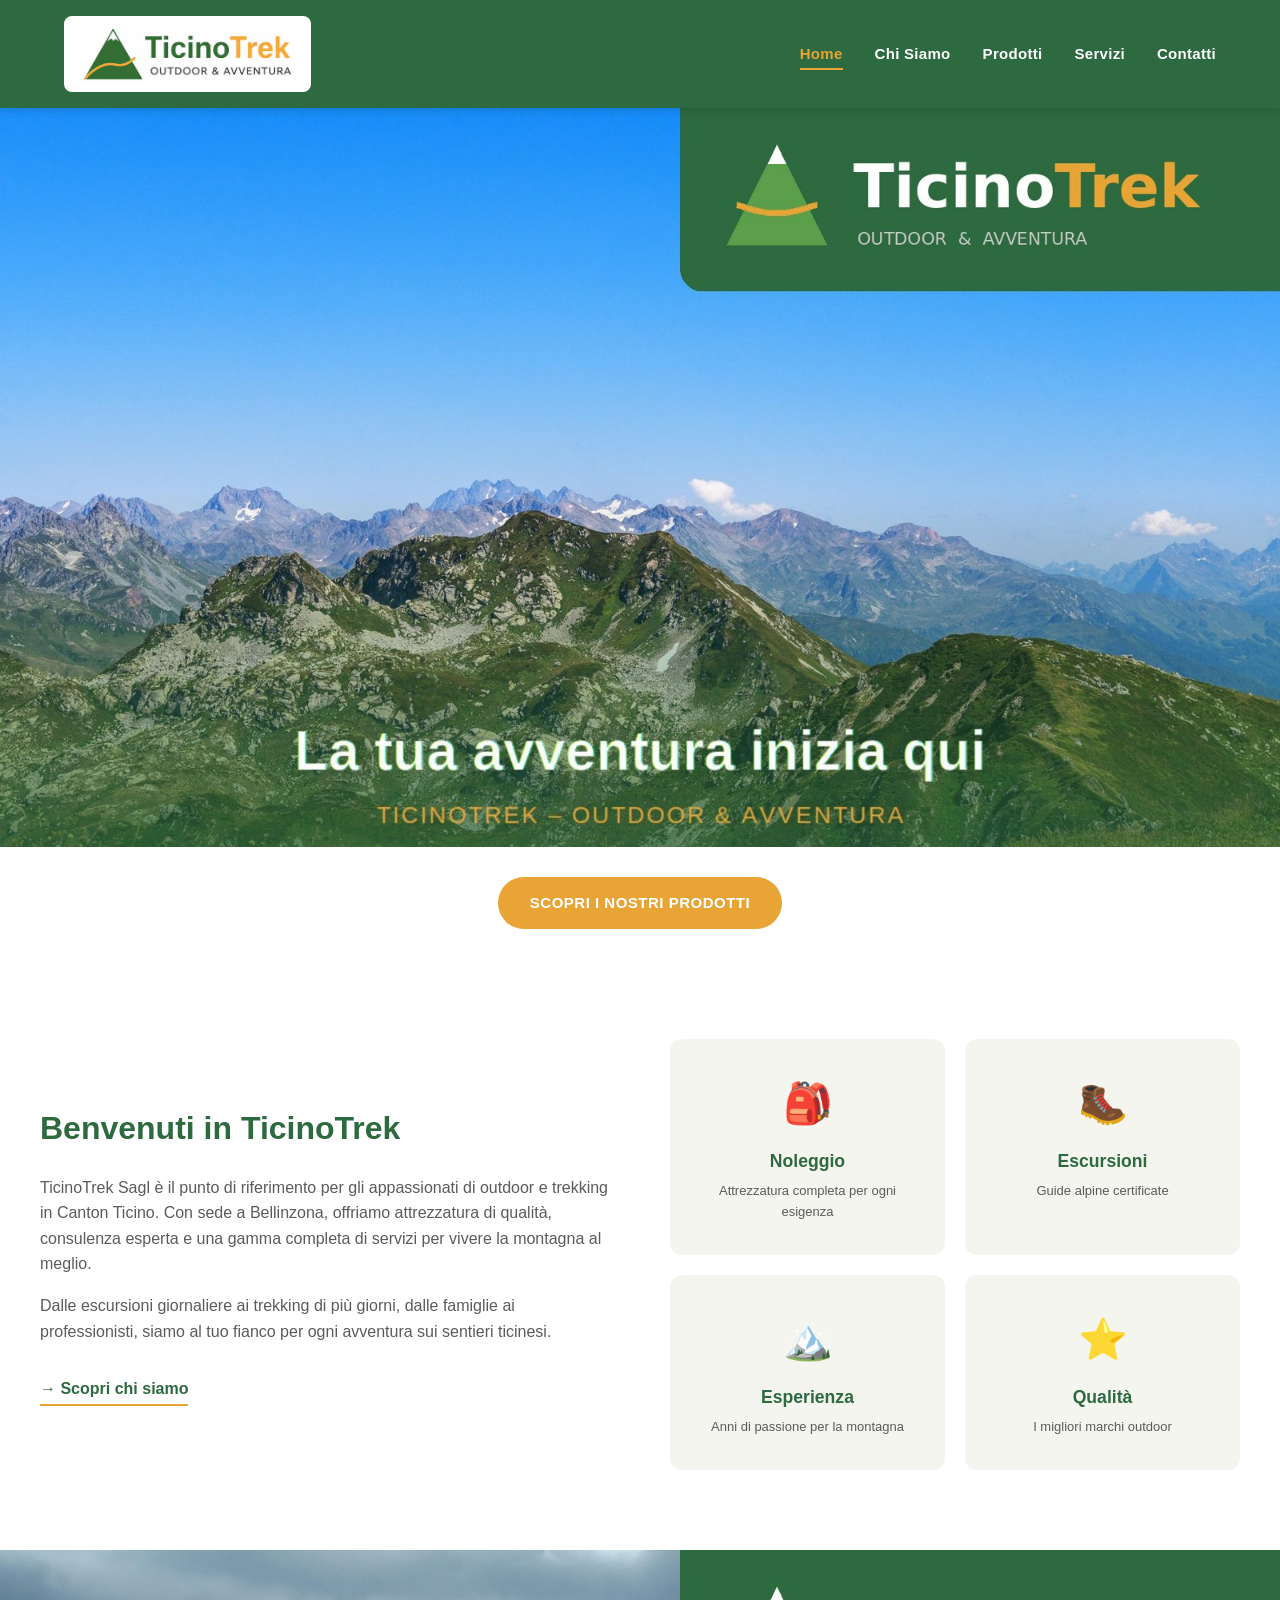
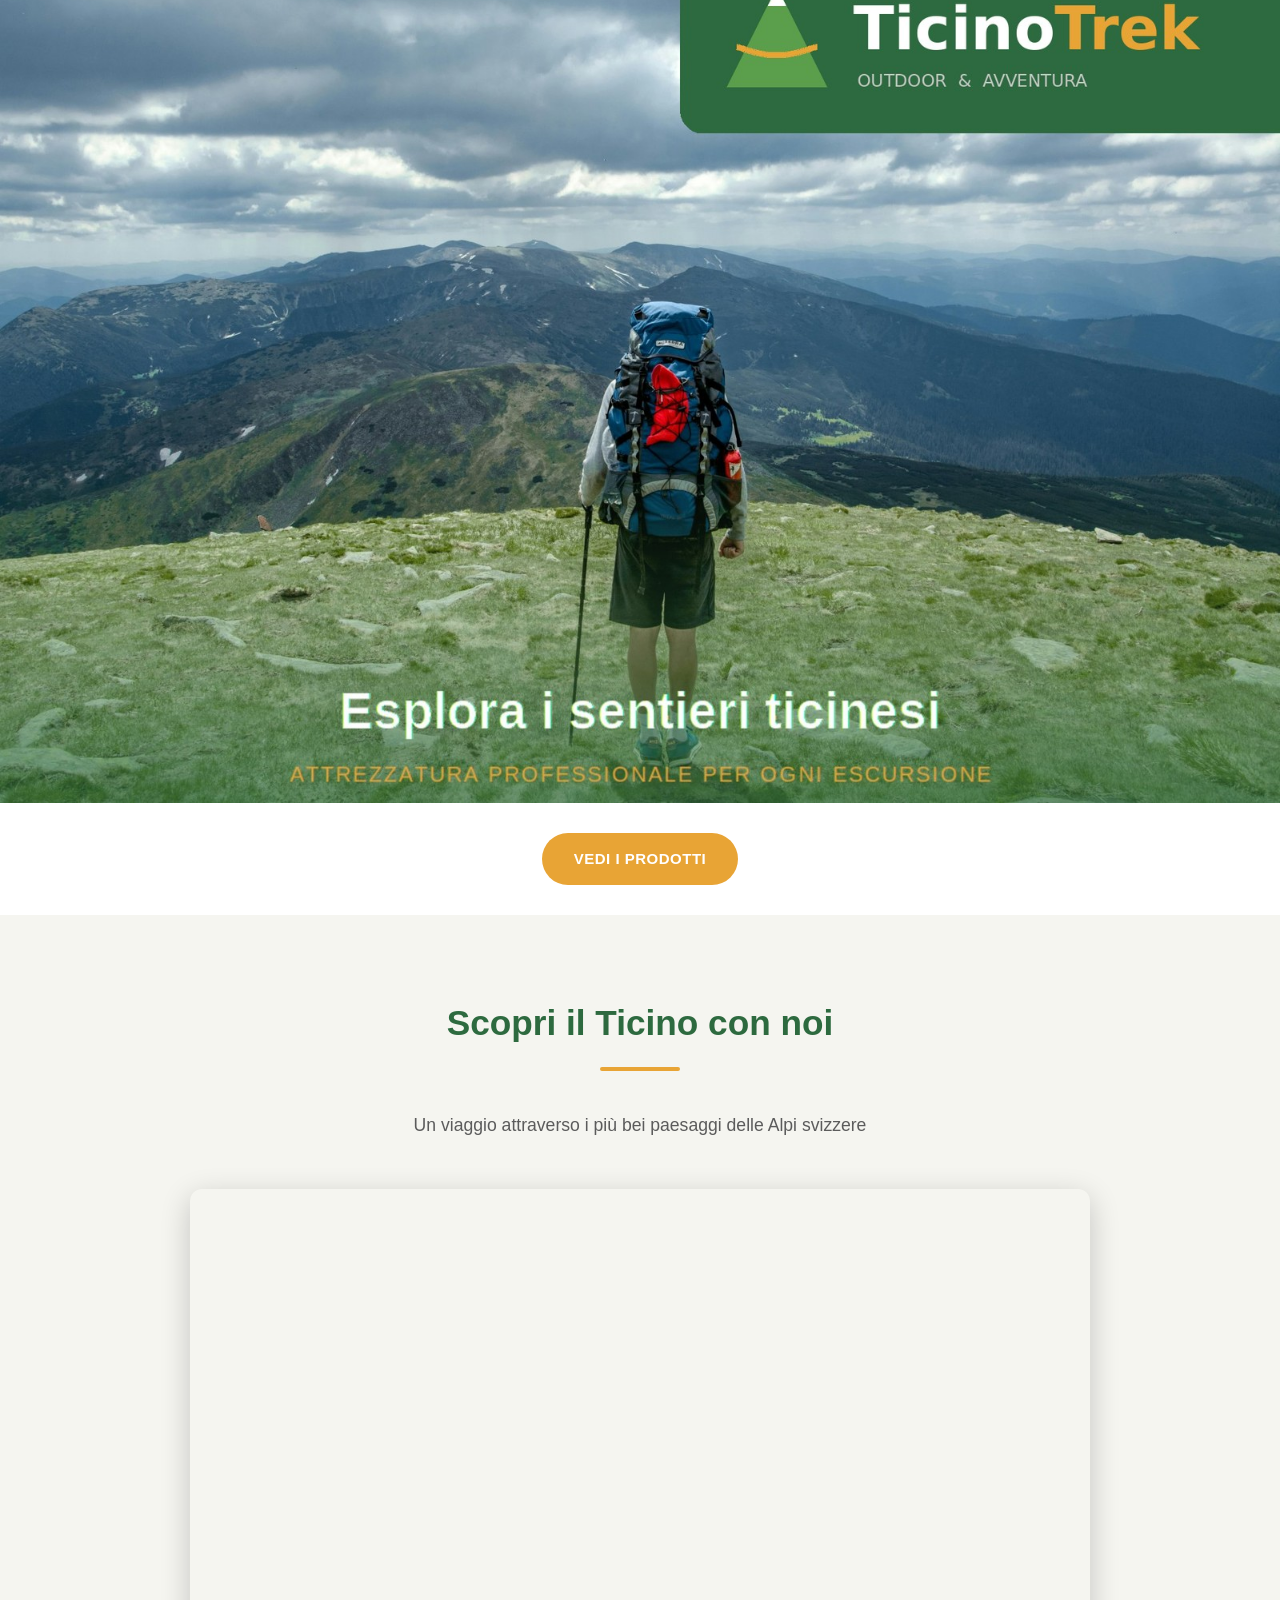
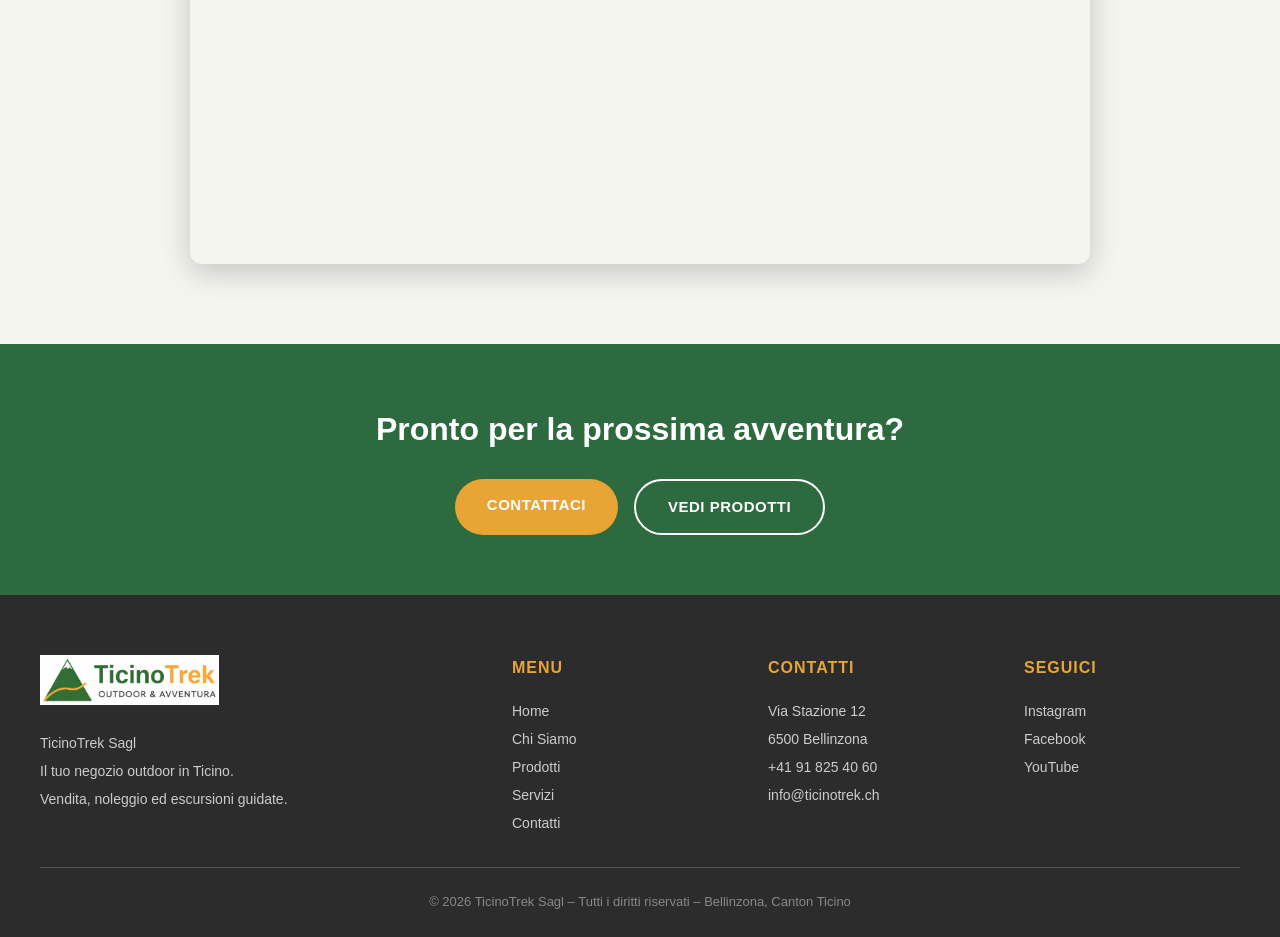
<file: index.html>
<!DOCTYPE html>
<html lang="it">
<head>
<meta charset="UTF-8">
<meta name="viewport" content="width=device-width, initial-scale=1.0">
<meta name="description" content="TicinoTrek Sagl - Negozio outdoor e trekking a Bellinzona. Attrezzatura, abbigliamento, calzature, noleggio ed escursioni guidate in Canton Ticino.">
<title>TicinoTrek Sagl - Outdoor & Avventura in Ticino</title>
<link rel="stylesheet" href="style.css">
</head>
<body>

<!-- HEADER -->
<header>
  <div class="nav-container">
    <a href="index.html" class="logo-link">
      <img src="logo.png" alt="TicinoTrek logo">
    </a>
    <button class="menu-toggle" onclick="document.querySelector('nav ul').classList.toggle('open')">☰</button>
    <nav>
      <ul>
        <li><a href="index.html" class="active">Home</a></li>
        <li><a href="chi-siamo.html">Chi Siamo</a></li>
        <li><a href="prodotti.html">Prodotti</a></li>
        <li><a href="chi-siamo.html#servizi">Servizi</a></li>
        <li><a href="chi-siamo.html#contatti">Contatti</a></li>
      </ul>
    </nav>
  </div>
</header>

<!-- HERO -->
<section class="hero">
  <img src="hero.jpg" alt="TicinoTrek - La tua avventura inizia qui">
  <div class="hero-cta">
    <a href="prodotti.html" class="btn">Scopri i nostri prodotti</a>
  </div>
</section>

<!-- PRESENTAZIONE AZIENDA -->
<section class="presentazione">
  <div class="container">
    <div class="presentazione-grid">
      <div class="presentazione-text">
        <h2>Benvenuti in TicinoTrek</h2>
        <p>TicinoTrek Sagl &egrave; il punto di riferimento per gli appassionati di outdoor e trekking in Canton Ticino. Con sede a Bellinzona, offriamo attrezzatura di qualit&agrave;, consulenza esperta e una gamma completa di servizi per vivere la montagna al meglio.</p>
        <p>Dalle escursioni giornaliere ai trekking di pi&ugrave; giorni, dalle famiglie ai professionisti, siamo al tuo fianco per ogni avventura sui sentieri ticinesi.</p>
        <a href="chi-siamo.html" class="link-azienda">&rarr; Scopri chi siamo</a>
      </div>
      <div class="servizi-mini">
        <div class="servizio-card">
          <div class="servizio-icon">🎒</div>
          <h3>Noleggio</h3>
          <p>Attrezzatura completa per ogni esigenza</p>
        </div>
        <div class="servizio-card">
          <div class="servizio-icon">🥾</div>
          <h3>Escursioni</h3>
          <p>Guide alpine certificate</p>
        </div>
        <div class="servizio-card">
          <div class="servizio-icon">🏔️</div>
          <h3>Esperienza</h3>
          <p>Anni di passione per la montagna</p>
        </div>
        <div class="servizio-card">
          <div class="servizio-icon">⭐</div>
          <h3>Qualit&agrave;</h3>
          <p>I migliori marchi outdoor</p>
        </div>
      </div>
    </div>
  </div>
</section>

<!-- BANNER ESCURSIONI -->
<section class="escursioni-banner">
  <img src="escursioni.jpg" alt="TicinoTrek - Esplora i sentieri ticinesi">
  <div class="escursioni-content">
    <a href="prodotti.html" class="btn">Vedi i prodotti</a>
  </div>
</section>

<!-- VIDEO -->
<section class="video-section">
  <div class="container">
    <h2 class="section-title">Scopri il Ticino con noi</h2>
    <div class="section-divider"></div>
    <p class="section-subtitle">Un viaggio attraverso i pi&ugrave; bei paesaggi delle Alpi svizzere</p>
    <div class="video-wrapper">
      <iframe src="https://www.youtube.com/embed/lj1ogUq6fQY" 
              title="TicinoTrek - Video promozionale" 
              allow="accelerometer; autoplay; clipboard-write; encrypted-media; gyroscope; picture-in-picture" 
              allowfullscreen></iframe>
    </div>
  </div>
</section>

<!-- CTA FINALE -->
<section class="cta-final">
  <h2>Pronto per la prossima avventura?</h2>
  <div class="cta-buttons">
    <a href="chi-siamo.html#contatti" class="btn">Contattaci</a>
    <a href="prodotti.html" class="btn btn-outline">Vedi prodotti</a>
  </div>
</section>

<!-- FOOTER -->
<footer>
  <div class="footer-container">
    <div class="footer-col">
      <img src="logo.png" alt="TicinoTrek" class="footer-logo">
      <p>TicinoTrek Sagl<br>Il tuo negozio outdoor in Ticino.<br>Vendita, noleggio ed escursioni guidate.</p>
    </div>
    <div class="footer-col">
      <h4>Menu</h4>
      <a href="index.html">Home</a>
      <a href="chi-siamo.html">Chi Siamo</a>
      <a href="prodotti.html">Prodotti</a>
      <a href="chi-siamo.html#servizi">Servizi</a>
      <a href="chi-siamo.html#contatti">Contatti</a>
    </div>
    <div class="footer-col">
      <h4>Contatti</h4>
      <p>Via Stazione 12<br>6500 Bellinzona</p>
      <p>+41 91 825 40 60</p>
      <p>info@ticinotrek.ch</p>
    </div>
    <div class="footer-col">
      <h4>Seguici</h4>
      <a href="#">Instagram</a>
      <a href="#">Facebook</a>
      <a href="#">YouTube</a>
    </div>
  </div>
  <div class="footer-bottom">
    &copy; 2026 TicinoTrek Sagl &ndash; Tutti i diritti riservati &ndash; Bellinzona, Canton Ticino
  </div>
</footer>

</body>
</html>
</file>
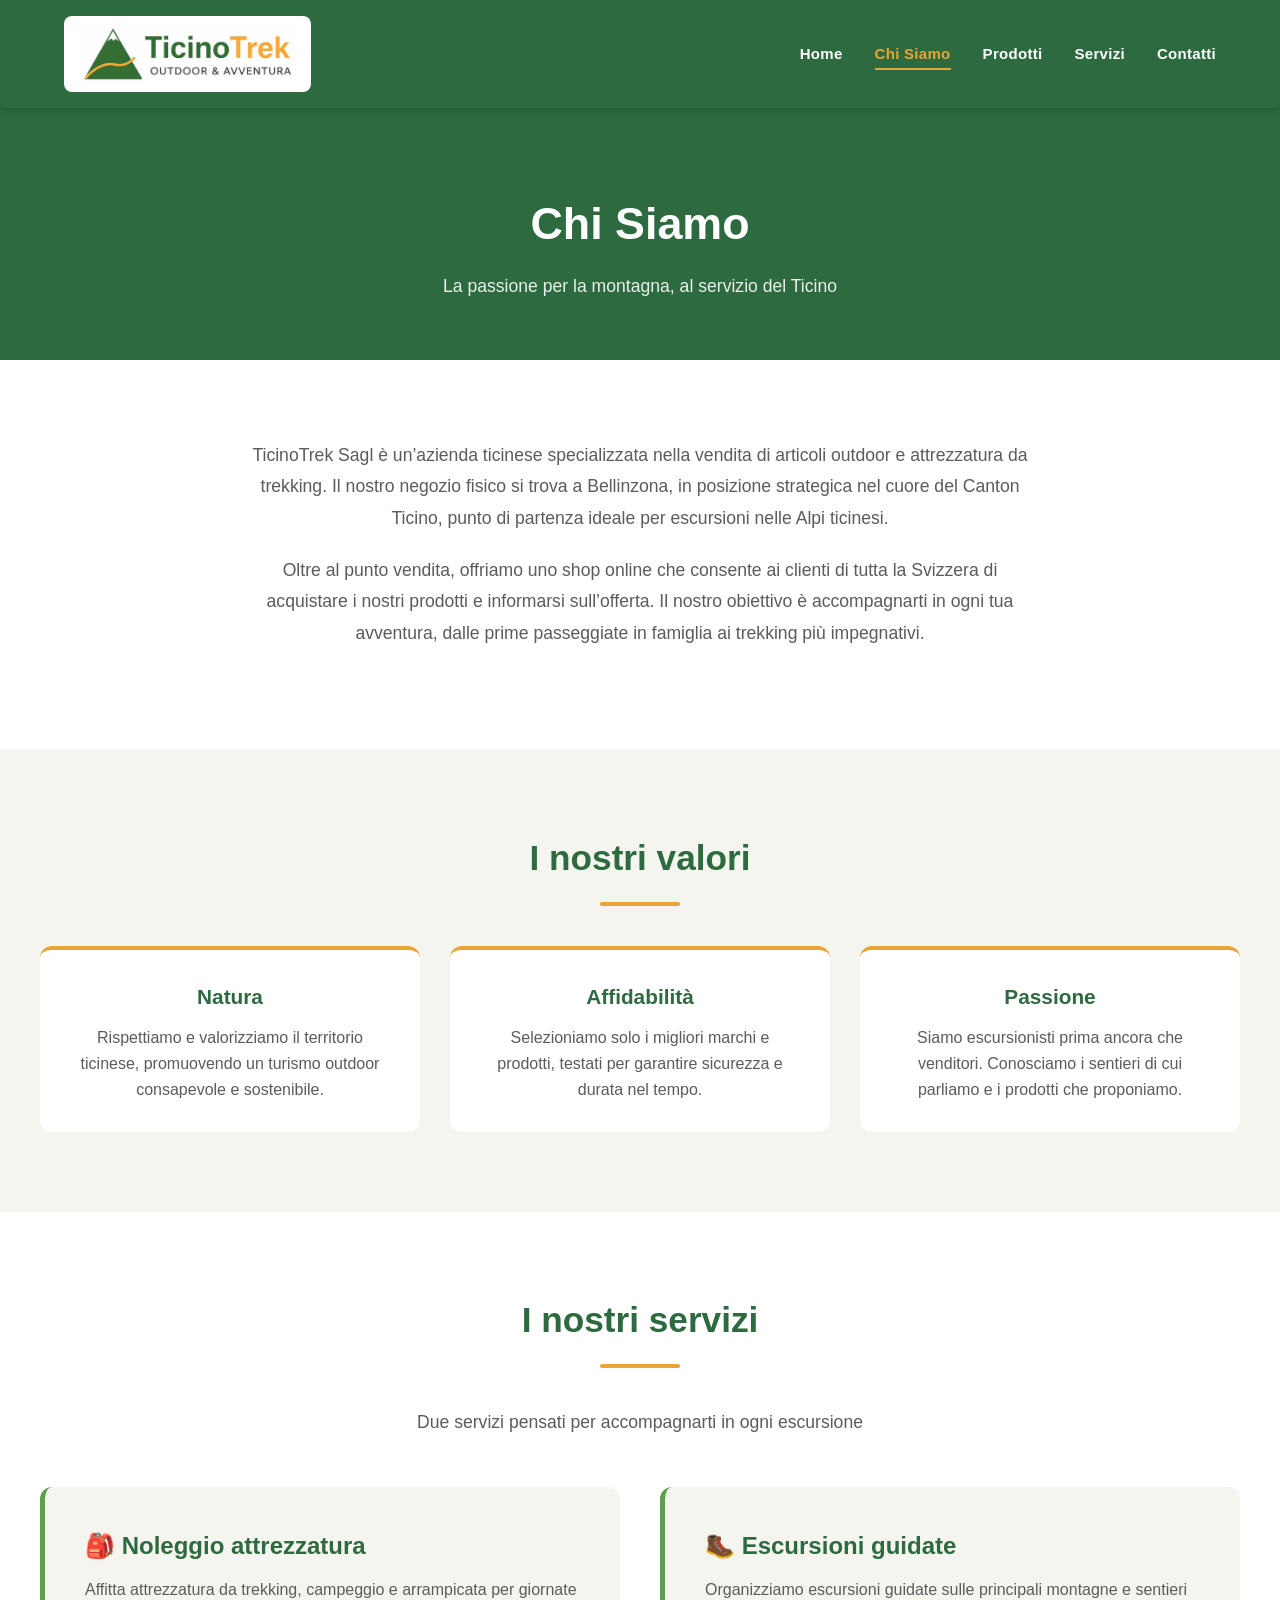
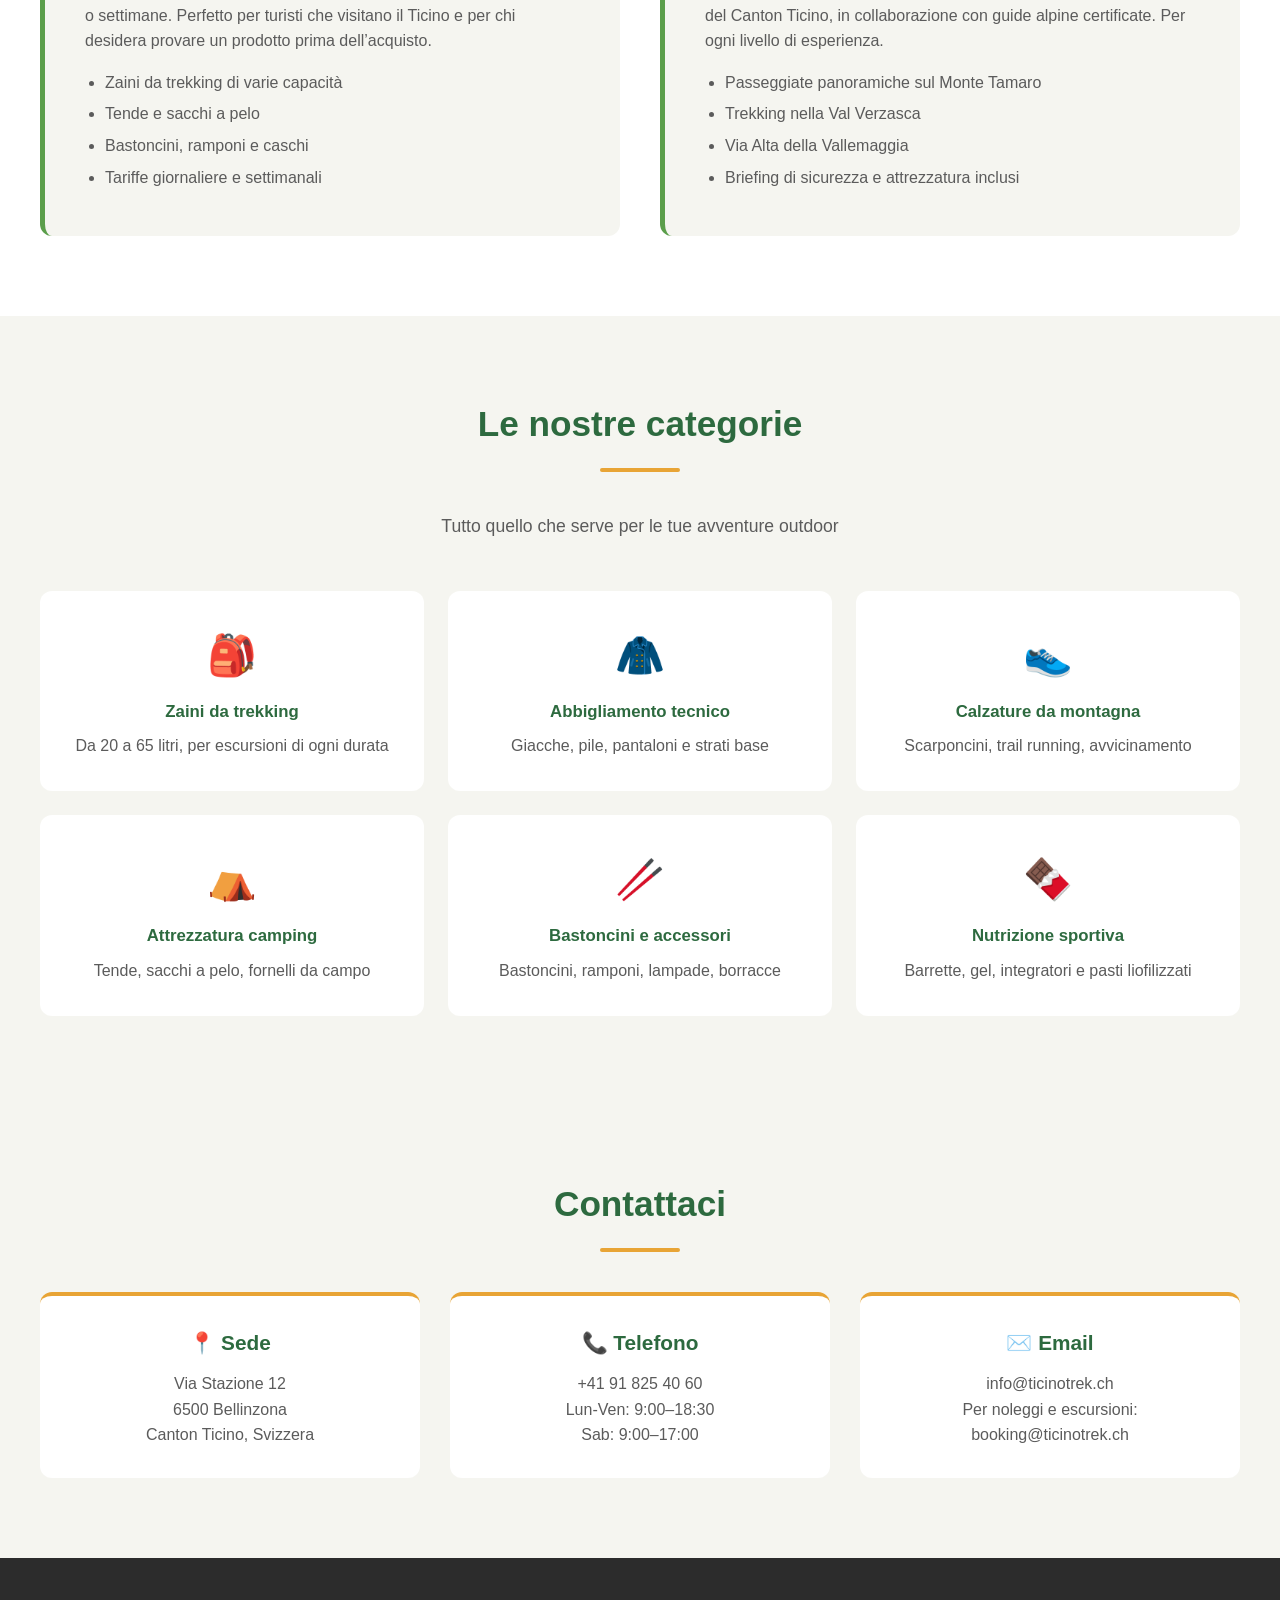
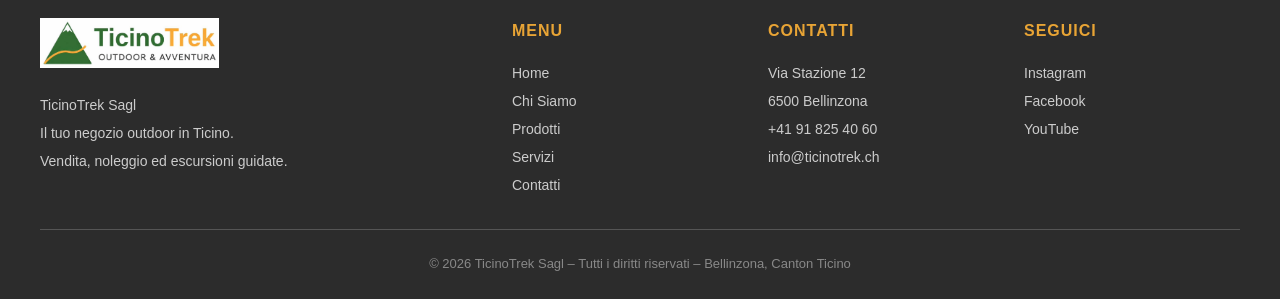
<file: chi-siamo.html>
<!DOCTYPE html>
<html lang="it">
<head>
<meta charset="UTF-8">
<meta name="viewport" content="width=device-width, initial-scale=1.0">
<meta name="description" content="TicinoTrek Sagl - Chi siamo, la nostra storia, i nostri valori e i servizi offerti.">
<title>Chi Siamo - TicinoTrek Sagl</title>
<link rel="stylesheet" href="style.css">
</head>
<body>

<!-- HEADER -->
<header>
  <div class="nav-container">
    <a href="index.html" class="logo-link">
      <img src="logo.png" alt="TicinoTrek logo">
    </a>
    <button class="menu-toggle" onclick="document.querySelector('nav ul').classList.toggle('open')">☰</button>
    <nav>
      <ul>
        <li><a href="index.html">Home</a></li>
        <li><a href="chi-siamo.html" class="active">Chi Siamo</a></li>
        <li><a href="prodotti.html">Prodotti</a></li>
        <li><a href="chi-siamo.html#servizi">Servizi</a></li>
        <li><a href="chi-siamo.html#contatti">Contatti</a></li>
      </ul>
    </nav>
  </div>
</header>

<!-- PAGE HEADER -->
<section class="page-header">
  <h1>Chi Siamo</h1>
  <p>La passione per la montagna, al servizio del Ticino</p>
</section>

<!-- INTRO -->
<section class="chi-siamo-content">
  <div class="container">
    <div class="chi-siamo-intro">
      <p>TicinoTrek Sagl &egrave; un&rsquo;azienda ticinese specializzata nella vendita di articoli outdoor e attrezzatura da trekking. Il nostro negozio fisico si trova a Bellinzona, in posizione strategica nel cuore del Canton Ticino, punto di partenza ideale per escursioni nelle Alpi ticinesi.</p>
      <p>Oltre al punto vendita, offriamo uno shop online che consente ai clienti di tutta la Svizzera di acquistare i nostri prodotti e informarsi sull&rsquo;offerta. Il nostro obiettivo &egrave; accompagnarti in ogni tua avventura, dalle prime passeggiate in famiglia ai trekking pi&ugrave; impegnativi.</p>
    </div>
  </div>
</section>

<!-- VALORI -->
<section class="valori">
  <div class="container">
    <h2 class="section-title">I nostri valori</h2>
    <div class="section-divider"></div>
    <div class="valori-grid">
      <div class="valore-card">
        <h3>Natura</h3>
        <p>Rispettiamo e valorizziamo il territorio ticinese, promuovendo un turismo outdoor consapevole e sostenibile.</p>
      </div>
      <div class="valore-card">
        <h3>Affidabilit&agrave;</h3>
        <p>Selezioniamo solo i migliori marchi e prodotti, testati per garantire sicurezza e durata nel tempo.</p>
      </div>
      <div class="valore-card">
        <h3>Passione</h3>
        <p>Siamo escursionisti prima ancora che venditori. Conosciamo i sentieri di cui parliamo e i prodotti che proponiamo.</p>
      </div>
    </div>
  </div>
</section>

<!-- SERVIZI -->
<section class="servizi-completi" id="servizi">
  <div class="container">
    <h2 class="section-title">I nostri servizi</h2>
    <div class="section-divider"></div>
    <p class="section-subtitle">Due servizi pensati per accompagnarti in ogni escursione</p>
    <div class="servizi-grid">
      <div class="servizio-completo">
        <h3>🎒 Noleggio attrezzatura</h3>
        <p>Affitta attrezzatura da trekking, campeggio e arrampicata per giornate o settimane. Perfetto per turisti che visitano il Ticino e per chi desidera provare un prodotto prima dell&rsquo;acquisto.</p>
        <ul>
          <li>Zaini da trekking di varie capacit&agrave;</li>
          <li>Tende e sacchi a pelo</li>
          <li>Bastoncini, ramponi e caschi</li>
          <li>Tariffe giornaliere e settimanali</li>
        </ul>
      </div>
      <div class="servizio-completo">
        <h3>🥾 Escursioni guidate</h3>
        <p>Organizziamo escursioni guidate sulle principali montagne e sentieri del Canton Ticino, in collaborazione con guide alpine certificate. Per ogni livello di esperienza.</p>
        <ul>
          <li>Passeggiate panoramiche sul Monte Tamaro</li>
          <li>Trekking nella Val Verzasca</li>
          <li>Via Alta della Vallemaggia</li>
          <li>Briefing di sicurezza e attrezzatura inclusi</li>
        </ul>
      </div>
    </div>
  </div>
</section>

<!-- CATEGORIE PRODOTTI -->
<section class="prodotti-categoria">
  <div class="container">
    <h2 class="section-title">Le nostre categorie</h2>
    <div class="section-divider"></div>
    <p class="section-subtitle">Tutto quello che serve per le tue avventure outdoor</p>
    <div class="categorie-grid">
      <div class="categoria-card">
        <div class="categoria-icon">🎒</div>
        <h3>Zaini da trekking</h3>
        <p>Da 20 a 65 litri, per escursioni di ogni durata</p>
      </div>
      <div class="categoria-card">
        <div class="categoria-icon">🧥</div>
        <h3>Abbigliamento tecnico</h3>
        <p>Giacche, pile, pantaloni e strati base</p>
      </div>
      <div class="categoria-card">
        <div class="categoria-icon">👟</div>
        <h3>Calzature da montagna</h3>
        <p>Scarponcini, trail running, avvicinamento</p>
      </div>
      <div class="categoria-card">
        <div class="categoria-icon">⛺</div>
        <h3>Attrezzatura camping</h3>
        <p>Tende, sacchi a pelo, fornelli da campo</p>
      </div>
      <div class="categoria-card">
        <div class="categoria-icon">🥢</div>
        <h3>Bastoncini e accessori</h3>
        <p>Bastoncini, ramponi, lampade, borracce</p>
      </div>
      <div class="categoria-card">
        <div class="categoria-icon">🍫</div>
        <h3>Nutrizione sportiva</h3>
        <p>Barrette, gel, integratori e pasti liofilizzati</p>
      </div>
    </div>
  </div>
</section>

<!-- CONTATTI -->
<section class="valori" id="contatti">
  <div class="container">
    <h2 class="section-title">Contattaci</h2>
    <div class="section-divider"></div>
    <div class="valori-grid">
      <div class="valore-card">
        <h3>📍 Sede</h3>
        <p>Via Stazione 12<br>6500 Bellinzona<br>Canton Ticino, Svizzera</p>
      </div>
      <div class="valore-card">
        <h3>📞 Telefono</h3>
        <p>+41 91 825 40 60</p>
        <p>Lun-Ven: 9:00&ndash;18:30<br>Sab: 9:00&ndash;17:00</p>
      </div>
      <div class="valore-card">
        <h3>✉️ Email</h3>
        <p>info@ticinotrek.ch</p>
        <p>Per noleggi e escursioni:<br>booking@ticinotrek.ch</p>
      </div>
    </div>
  </div>
</section>

<!-- FOOTER -->
<footer>
  <div class="footer-container">
    <div class="footer-col">
      <img src="logo.png" alt="TicinoTrek" class="footer-logo">
      <p>TicinoTrek Sagl<br>Il tuo negozio outdoor in Ticino.<br>Vendita, noleggio ed escursioni guidate.</p>
    </div>
    <div class="footer-col">
      <h4>Menu</h4>
      <a href="index.html">Home</a>
      <a href="chi-siamo.html">Chi Siamo</a>
      <a href="prodotti.html">Prodotti</a>
      <a href="chi-siamo.html#servizi">Servizi</a>
      <a href="chi-siamo.html#contatti">Contatti</a>
    </div>
    <div class="footer-col">
      <h4>Contatti</h4>
      <p>Via Stazione 12<br>6500 Bellinzona</p>
      <p>+41 91 825 40 60</p>
      <p>info@ticinotrek.ch</p>
    </div>
    <div class="footer-col">
      <h4>Seguici</h4>
      <a href="#">Instagram</a>
      <a href="#">Facebook</a>
      <a href="#">YouTube</a>
    </div>
  </div>
  <div class="footer-bottom">
    &copy; 2026 TicinoTrek Sagl &ndash; Tutti i diritti riservati &ndash; Bellinzona, Canton Ticino
  </div>
</footer>

</body>
</html>
</file>
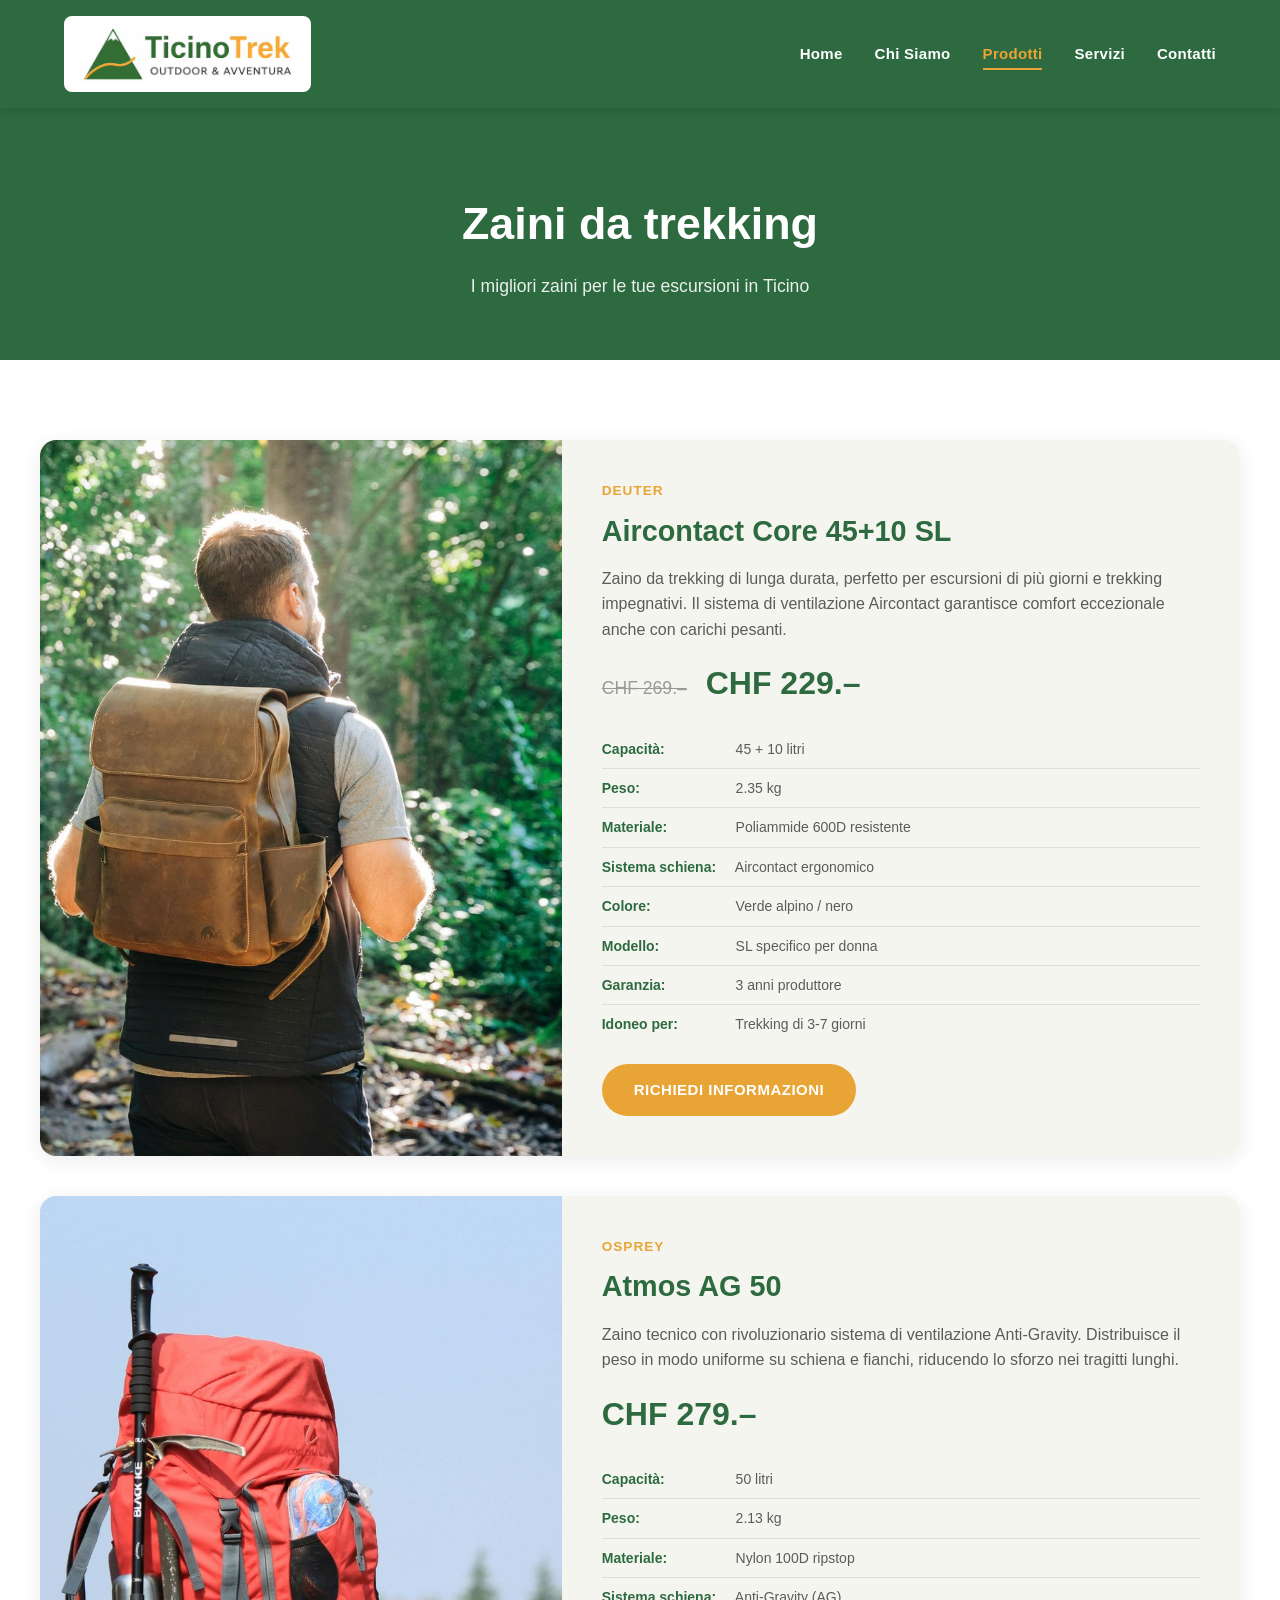
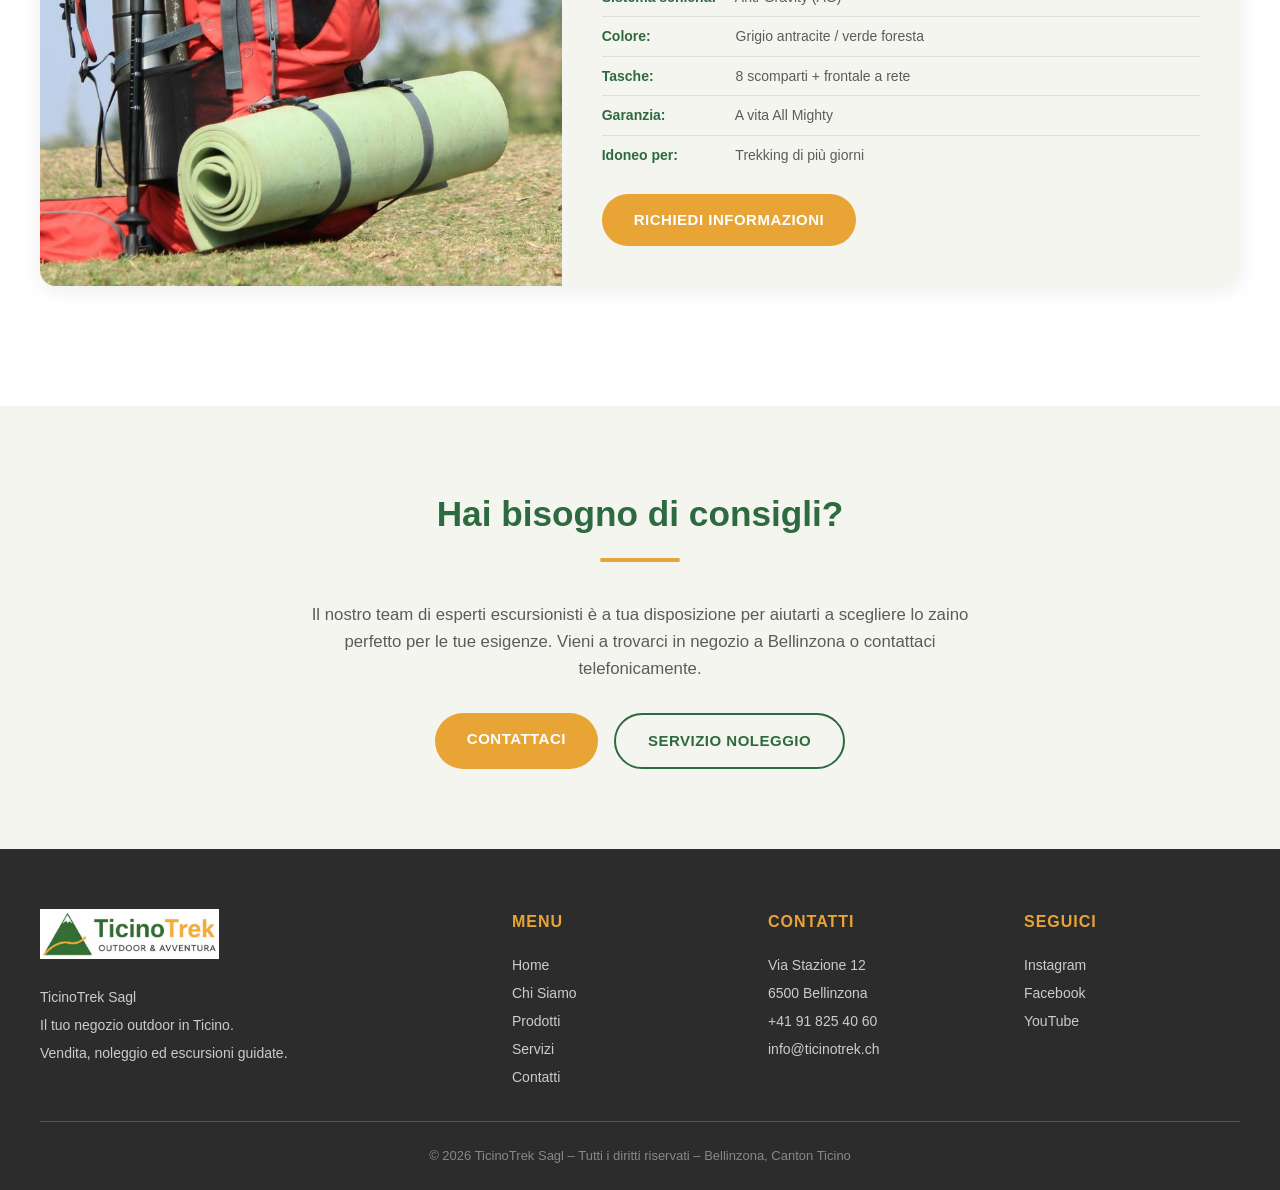
<file: prodotti.html>
<!DOCTYPE html>
<html lang="it">
<head>
<meta charset="UTF-8">
<meta name="viewport" content="width=device-width, initial-scale=1.0">
<meta name="description" content="TicinoTrek Sagl - I nostri zaini da trekking. Deuter e Osprey, qualit&agrave; e affidabilit&agrave; per ogni avventura.">
<title>Prodotti - TicinoTrek Sagl</title>
<link rel="stylesheet" href="style.css">
</head>
<body>

<!-- HEADER -->
<header>
  <div class="nav-container">
    <a href="index.html" class="logo-link">
      <img src="logo.png" alt="TicinoTrek logo">
    </a>
    <button class="menu-toggle" onclick="document.querySelector('nav ul').classList.toggle('open')">☰</button>
    <nav>
      <ul>
        <li><a href="index.html">Home</a></li>
        <li><a href="chi-siamo.html">Chi Siamo</a></li>
        <li><a href="prodotti.html" class="active">Prodotti</a></li>
        <li><a href="chi-siamo.html#servizi">Servizi</a></li>
        <li><a href="chi-siamo.html#contatti">Contatti</a></li>
      </ul>
    </nav>
  </div>
</header>

<!-- PAGE HEADER -->
<section class="page-header">
  <h1>Zaini da trekking</h1>
  <p>I migliori zaini per le tue escursioni in Ticino</p>
</section>

<!-- PRODOTTI -->
<section class="prodotti-list">
  <div class="container">
    
    <!-- PRODOTTO 1 -->
    <article class="prodotto-card">
      <div class="prodotto-image">
        <img src="prodotto1.jpg" alt="Deuter Aircontact Core 45+10 SL - Zaino da trekking">
      </div>
      <div class="prodotto-info">
        <div class="prodotto-brand">Deuter</div>
        <h2>Aircontact Core 45+10 SL</h2>
        <p>Zaino da trekking di lunga durata, perfetto per escursioni di pi&ugrave; giorni e trekking impegnativi. Il sistema di ventilazione Aircontact garantisce comfort eccezionale anche con carichi pesanti.</p>
        <div class="prodotto-prezzo">
          <span class="old-price">CHF 269.&ndash;</span>
          CHF 229.&ndash;
        </div>
        <ul class="prodotto-specs">
          <li><strong>Capacit&agrave;:</strong> 45 + 10 litri</li>
          <li><strong>Peso:</strong> 2.35 kg</li>
          <li><strong>Materiale:</strong> Poliammide 600D resistente</li>
          <li><strong>Sistema schiena:</strong> Aircontact ergonomico</li>
          <li><strong>Colore:</strong> Verde alpino / nero</li>
          <li><strong>Modello:</strong> SL specifico per donna</li>
          <li><strong>Garanzia:</strong> 3 anni produttore</li>
          <li><strong>Idoneo per:</strong> Trekking di 3-7 giorni</li>
        </ul>
        <a href="chi-siamo.html#contatti" class="btn">Richiedi informazioni</a>
      </div>
    </article>

    <!-- PRODOTTO 2 -->
    <article class="prodotto-card">
      <div class="prodotto-image">
        <img src="prodotto2.jpg" alt="Osprey Atmos AG 50 - Zaino tecnico da trekking">
      </div>
      <div class="prodotto-info">
        <div class="prodotto-brand">Osprey</div>
        <h2>Atmos AG 50</h2>
        <p>Zaino tecnico con rivoluzionario sistema di ventilazione Anti-Gravity. Distribuisce il peso in modo uniforme su schiena e fianchi, riducendo lo sforzo nei tragitti lunghi.</p>
        <div class="prodotto-prezzo">
          CHF 279.&ndash;
        </div>
        <ul class="prodotto-specs">
          <li><strong>Capacit&agrave;:</strong> 50 litri</li>
          <li><strong>Peso:</strong> 2.13 kg</li>
          <li><strong>Materiale:</strong> Nylon 100D ripstop</li>
          <li><strong>Sistema schiena:</strong> Anti-Gravity (AG)</li>
          <li><strong>Colore:</strong> Grigio antracite / verde foresta</li>
          <li><strong>Tasche:</strong> 8 scomparti + frontale a rete</li>
          <li><strong>Garanzia:</strong> A vita All Mighty</li>
          <li><strong>Idoneo per:</strong> Trekking di pi&ugrave; giorni</li>
        </ul>
        <a href="chi-siamo.html#contatti" class="btn">Richiedi informazioni</a>
      </div>
    </article>

  </div>
</section>

<!-- INFO ADDITIONAL -->
<section class="valori">
  <div class="container" style="text-align: center;">
    <h2 class="section-title">Hai bisogno di consigli?</h2>
    <div class="section-divider"></div>
    <p style="max-width: 700px; margin: 0 auto 30px; font-size: 1.05rem;">
      Il nostro team di esperti escursionisti &egrave; a tua disposizione per aiutarti a scegliere lo zaino perfetto per le tue esigenze. 
      Vieni a trovarci in negozio a Bellinzona o contattaci telefonicamente.
    </p>
    <div class="cta-buttons">
      <a href="chi-siamo.html#contatti" class="btn">Contattaci</a>
      <a href="chi-siamo.html#servizi" class="btn btn-outline" style="border-color: var(--verde-bosco); color: var(--verde-bosco);">Servizio noleggio</a>
    </div>
  </div>
</section>

<!-- FOOTER -->
<footer>
  <div class="footer-container">
    <div class="footer-col">
      <img src="logo.png" alt="TicinoTrek" class="footer-logo">
      <p>TicinoTrek Sagl<br>Il tuo negozio outdoor in Ticino.<br>Vendita, noleggio ed escursioni guidate.</p>
    </div>
    <div class="footer-col">
      <h4>Menu</h4>
      <a href="index.html">Home</a>
      <a href="chi-siamo.html">Chi Siamo</a>
      <a href="prodotti.html">Prodotti</a>
      <a href="chi-siamo.html#servizi">Servizi</a>
      <a href="chi-siamo.html#contatti">Contatti</a>
    </div>
    <div class="footer-col">
      <h4>Contatti</h4>
      <p>Via Stazione 12<br>6500 Bellinzona</p>
      <p>+41 91 825 40 60</p>
      <p>info@ticinotrek.ch</p>
    </div>
    <div class="footer-col">
      <h4>Seguici</h4>
      <a href="#">Instagram</a>
      <a href="#">Facebook</a>
      <a href="#">YouTube</a>
    </div>
  </div>
  <div class="footer-bottom">
    &copy; 2026 TicinoTrek Sagl &ndash; Tutti i diritti riservati &ndash; Bellinzona, Canton Ticino
  </div>
</footer>

</body>
</html>
</file>
<file: style.css>
/* ============================================
   TICINOTREK SAGL - Stylesheet principale
   Progetto Formativo Personale - CCOE 2025-2026
   Rico Schurter - CPC Bellinzona
   ============================================ */

/* RESET E BASE */
* {
  margin: 0;
  padding: 0;
  box-sizing: border-box;
}

:root {
  --verde-bosco: #2D6A3F;
  --verde-prato: #5B9E4B;
  --oro-sentiero: #E8A435;
  --grigio-granito: #5B5B5B;
  --bianco-neve: #F5F5F0;
  --dark: #2c2c2c;
}

html {
  scroll-behavior: smooth;
}

body {
  font-family: Arial, Helvetica, sans-serif;
  color: var(--grigio-granito);
  background: var(--bianco-neve);
  line-height: 1.6;
  font-size: 16px;
}

/* ============================================
   HEADER E NAVIGATION
   ============================================ */
header {
  background: var(--verde-bosco);
  position: sticky;
  top: 0;
  z-index: 1000;
  box-shadow: 0 2px 8px rgba(0,0,0,0.15);
}

.nav-container {
  max-width: 1200px;
  margin: 0 auto;
  display: flex;
  align-items: center;
  justify-content: space-between;
  padding: 16px 24px;
}

.logo-link {
  display: flex;
  align-items: center;
  text-decoration: none;
  background: white;
  padding: 8px 16px;
  border-radius: 8px;
}

.logo-link img {
  height: 60px;
  width: auto;
  max-width: 280px;
  display: block;
}

nav ul {
  list-style: none;
  display: flex;
  gap: 32px;
  align-items: center;
}

nav a {
  color: white;
  text-decoration: none;
  font-weight: 600;
  font-size: 15px;
  letter-spacing: 0.3px;
  transition: color 0.2s;
  padding: 6px 0;
  border-bottom: 2px solid transparent;
}

nav a:hover,
nav a.active {
  color: var(--oro-sentiero);
  border-bottom-color: var(--oro-sentiero);
}

/* Hamburger menu mobile */
.menu-toggle {
  display: none;
  background: none;
  border: none;
  color: white;
  font-size: 28px;
  cursor: pointer;
}

/* ============================================
   HERO - usa l'immagine PIXLR completa
   ============================================ */
.hero {
  width: 100%;
  padding: 0;
  background: var(--bianco-neve);
  position: relative;
}

.hero img {
  display: block;
  width: 100%;
  height: auto;
}

.hero-cta {
  text-align: center;
  padding: 30px 24px;
  background: white;
}

.btn {
  display: inline-block;
  padding: 14px 32px;
  background: var(--oro-sentiero);
  color: white;
  text-decoration: none;
  border-radius: 30px;
  font-weight: 700;
  font-size: 15px;
  letter-spacing: 0.5px;
  transition: transform 0.2s, box-shadow 0.2s;
  text-transform: uppercase;
}

.btn:hover {
  transform: translateY(-2px);
  box-shadow: 0 6px 16px rgba(232,164,53,0.4);
}

.btn-outline {
  background: transparent;
  border: 2px solid white;
  color: white;
}

.btn-outline:hover {
  background: white;
  color: var(--verde-bosco);
}

/* ============================================
   SEZIONI GENERICHE
   ============================================ */
section {
  padding: 80px 24px;
}

.container {
  max-width: 1200px;
  margin: 0 auto;
}

.section-title {
  text-align: center;
  font-size: 2.2rem;
  color: var(--verde-bosco);
  margin-bottom: 16px;
  font-weight: 700;
}

.section-subtitle {
  text-align: center;
  font-size: 1.1rem;
  color: var(--grigio-granito);
  margin-bottom: 50px;
  max-width: 700px;
  margin-left: auto;
  margin-right: auto;
}

.section-divider {
  width: 80px;
  height: 4px;
  background: var(--oro-sentiero);
  margin: 0 auto 40px;
  border-radius: 2px;
}

/* ============================================
   PRESENTAZIONE HOMEPAGE
   ============================================ */
.presentazione {
  background: white;
}

.presentazione-grid {
  display: grid;
  grid-template-columns: 1fr 1fr;
  gap: 60px;
  align-items: center;
}

.presentazione-text h2 {
  color: var(--verde-bosco);
  font-size: 2rem;
  margin-bottom: 20px;
}

.presentazione-text p {
  margin-bottom: 16px;
  font-size: 16px;
}

.presentazione-text .link-azienda {
  display: inline-block;
  margin-top: 16px;
  color: var(--verde-bosco);
  font-weight: 700;
  text-decoration: none;
  border-bottom: 2px solid var(--oro-sentiero);
  padding-bottom: 2px;
  transition: color 0.2s;
}

.presentazione-text .link-azienda:hover {
  color: var(--oro-sentiero);
}

.servizi-mini {
  display: grid;
  grid-template-columns: 1fr 1fr;
  gap: 20px;
}

.servizio-card {
  background: var(--bianco-neve);
  padding: 30px 20px;
  border-radius: 12px;
  text-align: center;
  border: 2px solid transparent;
  transition: border-color 0.2s, transform 0.2s;
}

.servizio-card:hover {
  border-color: var(--verde-prato);
  transform: translateY(-4px);
}

.servizio-icon {
  font-size: 2.5rem;
  margin-bottom: 12px;
}

.servizio-card h3 {
  color: var(--verde-bosco);
  font-size: 1.1rem;
  margin-bottom: 6px;
}

.servizio-card p {
  font-size: 13px;
  color: var(--grigio-granito);
}

/* ============================================
   ESCURSIONI BANNER - usa l'immagine PIXLR completa
   ============================================ */
.escursioni-banner {
  width: 100%;
  padding: 0;
  background: var(--bianco-neve);
}

.escursioni-banner img {
  display: block;
  width: 100%;
  height: auto;
}

.escursioni-content {
  text-align: center;
  padding: 30px 24px;
  background: white;
}

/* ============================================
   VIDEO SECTION
   ============================================ */
.video-section {
  background: var(--bianco-neve);
  text-align: center;
}

.video-wrapper {
  max-width: 900px;
  margin: 0 auto;
  position: relative;
  padding-bottom: 56.25%;
  height: 0;
  overflow: hidden;
  border-radius: 12px;
  box-shadow: 0 8px 30px rgba(0,0,0,0.2);
}

.video-wrapper iframe {
  position: absolute;
  top: 0;
  left: 0;
  width: 100%;
  height: 100%;
  border: 0;
}

/* ============================================
   CTA FINALE
   ============================================ */
.cta-final {
  background: var(--verde-bosco);
  color: white;
  text-align: center;
  padding: 60px 24px;
}

.cta-final h2 {
  font-size: 2rem;
  margin-bottom: 24px;
}

.cta-buttons {
  display: flex;
  gap: 16px;
  justify-content: center;
  flex-wrap: wrap;
}

/* ============================================
   PAGINA CHI SIAMO
   ============================================ */
.page-header {
  background: var(--verde-bosco);
  color: white;
  padding: 80px 24px 60px;
  text-align: center;
}

.page-header h1 {
  font-size: 2.8rem;
  margin-bottom: 12px;
}

.page-header p {
  font-size: 1.1rem;
  color: #fff;
  opacity: 0.9;
}

.chi-siamo-content {
  background: white;
}

.chi-siamo-intro {
  max-width: 800px;
  margin: 0 auto;
  text-align: center;
  font-size: 1.1rem;
  line-height: 1.8;
}

.chi-siamo-intro p {
  margin-bottom: 20px;
}

.valori {
  background: var(--bianco-neve);
}

.valori-grid {
  display: grid;
  grid-template-columns: repeat(3, 1fr);
  gap: 30px;
  margin-top: 40px;
}

.valore-card {
  background: white;
  padding: 30px;
  border-radius: 12px;
  text-align: center;
  border-top: 4px solid var(--oro-sentiero);
}

.valore-card h3 {
  color: var(--verde-bosco);
  margin-bottom: 12px;
  font-size: 1.3rem;
}

.servizi-completi {
  background: white;
}

.servizi-grid {
  display: grid;
  grid-template-columns: 1fr 1fr;
  gap: 40px;
  margin-top: 40px;
}

.servizio-completo {
  background: var(--bianco-neve);
  padding: 40px;
  border-radius: 12px;
  border-left: 5px solid var(--verde-prato);
}

.servizio-completo h3 {
  color: var(--verde-bosco);
  font-size: 1.5rem;
  margin-bottom: 12px;
}

.servizio-completo ul {
  margin-top: 16px;
  padding-left: 20px;
}

.servizio-completo li {
  margin-bottom: 6px;
}

.prodotti-categoria {
  background: var(--bianco-neve);
}

.categorie-grid {
  display: grid;
  grid-template-columns: repeat(3, 1fr);
  gap: 24px;
  margin-top: 40px;
}

.categoria-card {
  background: white;
  padding: 30px 20px;
  border-radius: 12px;
  text-align: center;
  border: 2px solid transparent;
  transition: border-color 0.2s, transform 0.2s;
}

.categoria-card:hover {
  border-color: var(--oro-sentiero);
  transform: translateY(-4px);
}

.categoria-icon {
  font-size: 2.5rem;
  margin-bottom: 12px;
}

.categoria-card h3 {
  color: var(--verde-bosco);
  font-size: 1.05rem;
  margin-bottom: 8px;
}

/* ============================================
   PAGINA PRODOTTI
   ============================================ */
.prodotti-list {
  background: white;
}

.prodotto-card {
  background: var(--bianco-neve);
  border-radius: 16px;
  overflow: hidden;
  box-shadow: 0 4px 20px rgba(0,0,0,0.08);
  margin-bottom: 40px;
  display: grid;
  grid-template-columns: 1fr 1.3fr;
  transition: transform 0.2s, box-shadow 0.2s;
}

.prodotto-card:hover {
  transform: translateY(-4px);
  box-shadow: 0 8px 30px rgba(0,0,0,0.12);
}

.prodotto-image {
  background: #f5f5f0;
  display: flex;
  align-items: center;
  justify-content: center;
  min-height: 320px;
  position: relative;
  overflow: hidden;
}

.prodotto-image img {
  width: 100%;
  height: 100%;
  object-fit: cover;
  display: block;
  position: absolute;
  inset: 0;
}

.prodotto-info {
  padding: 40px;
}

.prodotto-brand {
  color: var(--oro-sentiero);
  font-weight: 700;
  font-size: 0.85rem;
  text-transform: uppercase;
  letter-spacing: 1px;
  margin-bottom: 6px;
}

.prodotto-info h2 {
  color: var(--verde-bosco);
  font-size: 1.8rem;
  margin-bottom: 12px;
}

.prodotto-prezzo {
  font-size: 2rem;
  color: var(--verde-bosco);
  font-weight: 700;
  margin: 16px 0;
}

.prodotto-prezzo .old-price {
  text-decoration: line-through;
  color: #999;
  font-size: 1.1rem;
  margin-right: 10px;
  font-weight: 400;
}

.prodotto-info p {
  margin-bottom: 16px;
}

.prodotto-specs {
  list-style: none;
  margin: 20px 0;
}

.prodotto-specs li {
  padding: 8px 0;
  border-bottom: 1px solid #ddd;
  font-size: 14px;
}

.prodotto-specs li strong {
  color: var(--verde-bosco);
  display: inline-block;
  min-width: 130px;
}

.prodotto-specs li:last-child {
  border-bottom: none;
}

/* ============================================
   FOOTER
   ============================================ */
footer {
  background: var(--dark);
  color: #ccc;
  padding: 60px 24px 24px;
}

.footer-container {
  max-width: 1200px;
  margin: 0 auto;
  display: grid;
  grid-template-columns: 2fr 1fr 1fr 1fr;
  gap: 40px;
  margin-bottom: 30px;
}

.footer-col h4 {
  color: var(--oro-sentiero);
  margin-bottom: 16px;
  font-size: 1rem;
  text-transform: uppercase;
  letter-spacing: 1px;
}

.footer-col p,
.footer-col a {
  color: #ccc;
  text-decoration: none;
  font-size: 14px;
  line-height: 2;
  display: block;
}

.footer-col a:hover {
  color: var(--oro-sentiero);
}

.footer-logo {
  height: 50px;
  margin-bottom: 16px;
}

.footer-bottom {
  max-width: 1200px;
  margin: 0 auto;
  padding-top: 24px;
  border-top: 1px solid #555;
  text-align: center;
  font-size: 13px;
  color: #888;
}

/* ============================================
   RESPONSIVE - MOBILE
   ============================================ */
@media (max-width: 900px) {
  .menu-toggle {
    display: block;
  }
  
  nav ul {
    display: none;
    position: absolute;
    top: 100%;
    left: 0;
    right: 0;
    background: var(--verde-bosco);
    flex-direction: column;
    padding: 20px;
    gap: 16px;
    box-shadow: 0 4px 12px rgba(0,0,0,0.2);
  }
  
  nav ul.open {
    display: flex;
  }
  
  .hero h1 {
    font-size: 2rem;
  }
  
  .hero p {
    font-size: 1rem;
  }
  
  .section-title {
    font-size: 1.7rem;
  }
  
  .presentazione-grid {
    grid-template-columns: 1fr;
    gap: 40px;
  }
  
  .escursioni-content h2 {
    font-size: 1.7rem;
  }
  
  .valori-grid,
  .servizi-grid,
  .categorie-grid {
    grid-template-columns: 1fr;
  }
  
  .prodotto-card {
    grid-template-columns: 1fr;
  }
  
  .prodotto-image {
    min-height: 320px;
  }
  
  .prodotto-info {
    padding: 24px;
  }
  
  .footer-container {
    grid-template-columns: 1fr;
    gap: 30px;
  }
  
  section {
    padding: 50px 20px;
  }
  
  .page-header h1 {
    font-size: 2rem;
  }
}

@media (max-width: 500px) {
  .hero {
    height: 60vh;
    min-height: 400px;
  }
  
  .hero h1 {
    font-size: 1.6rem;
  }
  
  .servizi-mini {
    grid-template-columns: 1fr;
  }
  
  .cta-buttons {
    flex-direction: column;
    align-items: stretch;
  }
}
</file>
